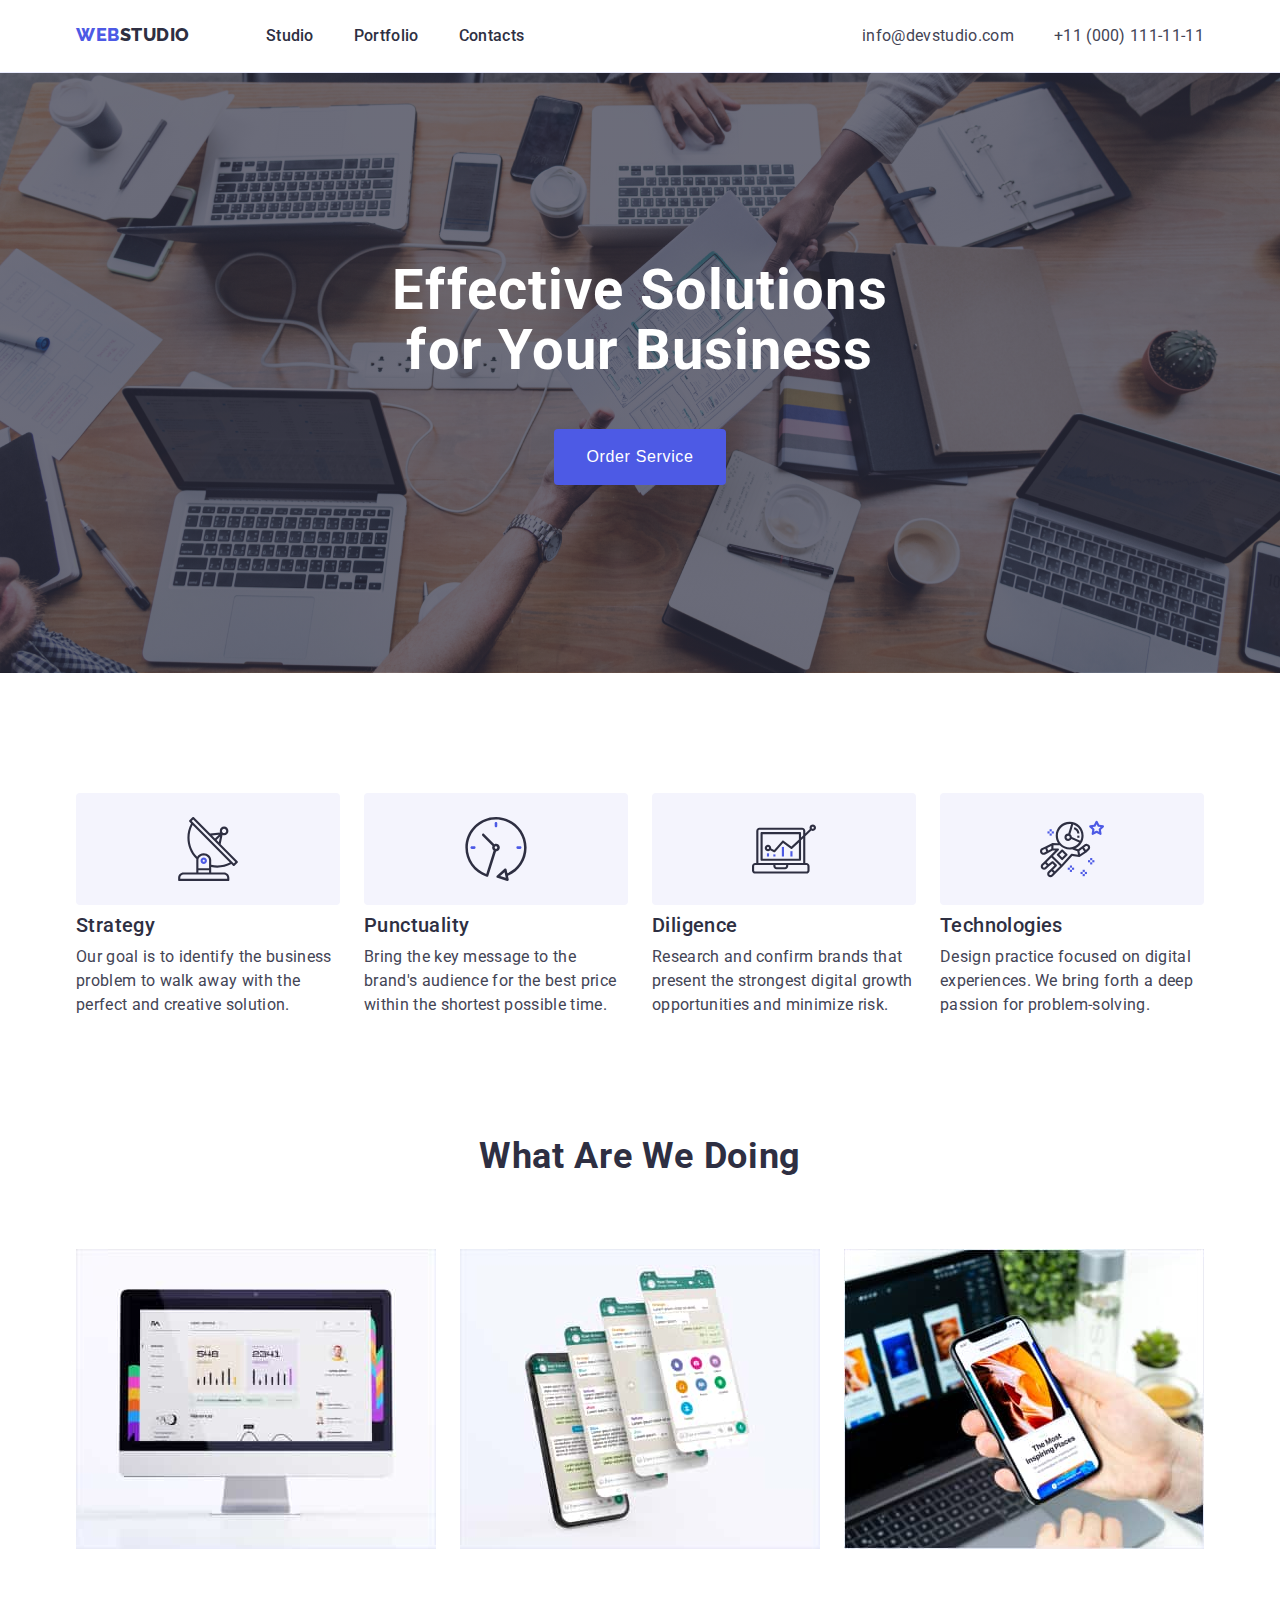
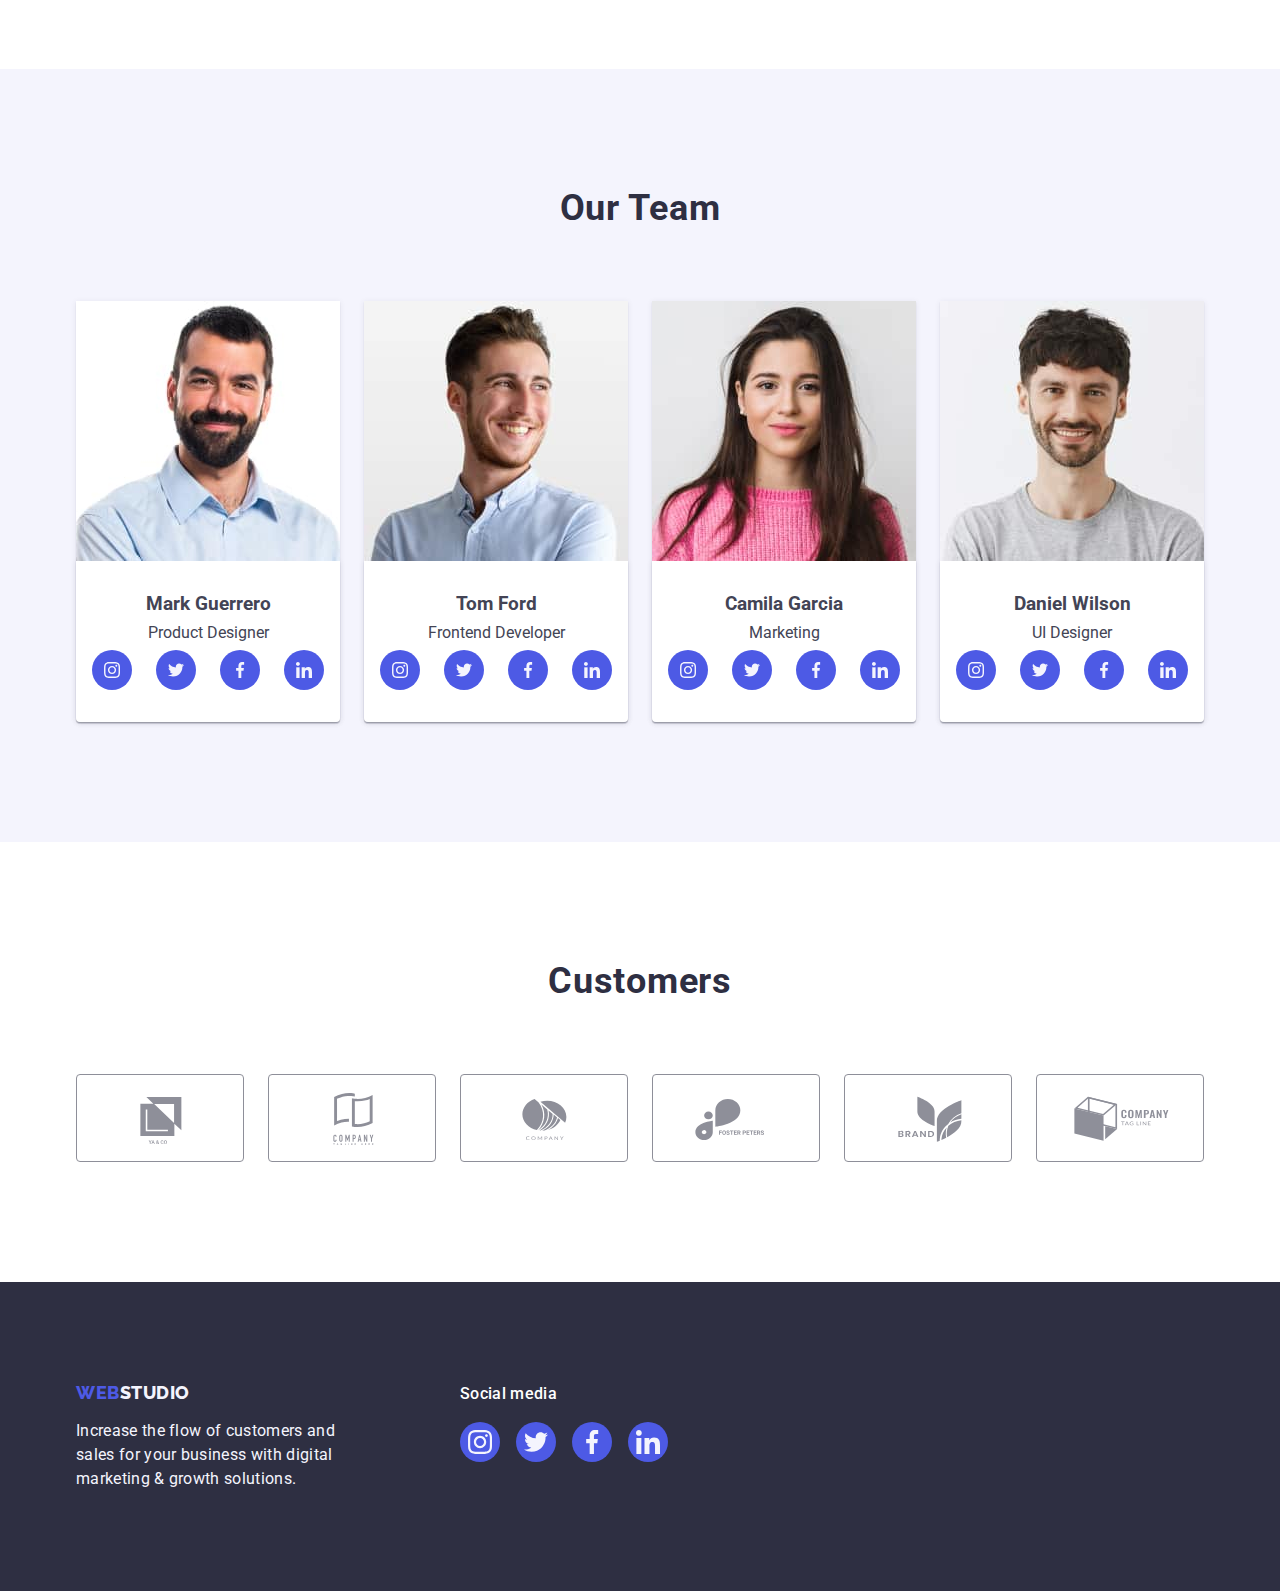
<file: index.html>
<!DOCTYPE html>
<html lang="en">
<head>
    <meta charset="UTF-8">
    <meta name="viewport" content="width=device-width, initial-scale=1.0">
    <title>Document</title>
    <link rel="stylesheet" href="https://cdnjs.cloudflare.com/ajax/libs/modern-normalize/2.0.0/modern-normalize.min.css" 
    integrity="sha512-4xo8blKMVCiXpTaLzQSLSw3KFOVPWhm/TRtuPVc4WG6kUgjH6J03IBuG7JZPkcWMxJ5huwaBpOpnwYElP/m6wg==" crossorigin="anonymous" referrerpolicy="no-referrer" />
    <link rel="stylesheet" href="./css/styles.css">
    <link rel="preconnect" href="https://fonts.googleapis.com">
    <link rel="preconnect" href="https://fonts.gstatic.com" crossorigin>
    <link href="https://fonts.googleapis.com/css2?family=Raleway:wght@800&family=Roboto:wght@400;500;700;900&display=swap" rel="stylesheet">
    
  <style>
     body {
  font-family: 'Roboto', sans-serif;
}
    </style>
</head>
<body>  
    <!--header-->
    <header class="header"> 
        <div class="first container">
        <nav class="navi navi-list ">
            <a href="./index.html" class="logo-link link">Web<span class="span">Studio</span></a>
            <ul class="list">
                <li><a href="./index.html" class="first-link link">Studio</a></li>
                <li><a href="./portfolio.html" class="first-link link">Portfolio</a></li>
                <li><a href="" class="first-link link">Contacts</a></li>
            </ul>
        </nav>
        <address class="address address-list">
             <ul class="list">
                <li><a href="mailto:info@devstudio.com" class="item link">info@devstudio.com</a></li>
                <li><a href="tel:+110001111111" class="item link">+11 (000) 111-11-11</a></li>
            </ul>
        </address>
    </div>
    </header>
    <main>
        <!-- section 1-->
        <section class="first-section">
            <div class="container">
            <h1 class="title">Effective Solutions for Your Business</h1>
            <button type="button" class="first-button">Order Service</button>
        </div>
         </section>
          <!-- section 2-->
         <section class=" second-section">
            <div class="container">
              
            <h2 class="visually-hidden">Strategy</h2>
           
            <ul class="list list-two"> 
                 <li class="title-list"> 
                   <div class="icons list">    <svg width="64" height="64">
                    <use href="./images/icons.svg#icon-antenna"></use>
                </svg></div>
                    <h3 class="title-two">Strategy</h3>
                    <p class="paragraph">Our goal is to identify the business problem to walk away with the perfect and creative solution.</p>
                </li>                       
                <li class="title-list" >
                  <div class="icons list"> <svg width="64" height="64">
                        <use href="./images/icons.svg#icon-clock"></use>
                    </svg></div> 
                    <h3 class="title-two">Punctuality</h3>
                    <p class="paragraph">Bring the key message to the brand's audience for the best price within the shortest possible time.</p>
                </li>
                <li class="title-list" >
                  <div class="icons list">   <svg width="64" height="64">
                        <use href="./images/icons.svg#icon-diagram"></use>
                    </svg></div>
                    <h3 class="title-two">Diligence</h3>
                    <p class="paragraph">Research and confirm brands that present the strongest digital growth opportunities and minimize risk.</p>
                </li>
                <li class="title-list" >
                  <div class="icons list">   <svg width="64" height="64">
                        <use href="./images/icons.svg#icon-astronaut"></use>
                    </svg></div>
                    <h3 class="title-two">Technologies</h3>
                    <p class="paragraph">Design practice focused on digital experiences. We bring forth a deep passion for problem-solving.</p>
                </li>
            </ul>
        
        </div>
         </section>
          <!-- section 3-->
         <section class="third-section">
            <div  class="container">
            <h2 class="title-list-two">What are we doing</h2>
            <ul class="list list-two">
                <li class="img-list"><img src="./images/ekran-monitora.jpg" alt="mac" width="360" height="300" class="person" ></li>
                <li class="img-list" ><img src="./images/komorka.jpg" alt="message" width="360" height="300"  class="person" ></li>
                <li class="img-list" ><img src="./images/laptopkomorka.jpg" alt="smartphone" width="360" height="300"  class="person"></li>
            </ul>
        </div>
         </section>
          <!-- section 4-->
         <section class="four-section">
            <div  class="container ">
            <h2 class="title-four">Our Team</h2> 
            <ul class="list list-two" >
                <li class="people">
                    <img src="./images/teamcarda.jpg" alt="man in a blue shirt with short stubble" width="264" height="260" class="person">
                   <div class="second"> 
                    <h3 class="title-two-two">Mark Guerrero</h3>
                    <p class="paragraph-two">Product Designer</p>
                    <ul  class="list list-two">
                        <li class="list-svg"  > 
                            <a href="#" class="first-link-media" >  
                                <svg class="svg-icons-list" width="16" height="16">
                        <use href="./images/icons.svg#icon-instagram"></use> 
                    </svg>
                   </a>
                </li>
                <li class="list-svg"  > 
                    <a href="#" class="first-link-media" >  
                        <svg class="svg-icons-list" width="16" height="16">
                                <use href="./images/icons.svg#icon-twitter"></use>
                                </svg>
                    </a>
                </li>
                <li class="list-svg"  > 
                    <a href="#" class="first-link-media" >  
                        <svg class="svg-icons-list" width="16" height="16">
                            <use href="./images/icons.svg#icon-facebook"></use>
                        </svg>
                    </a>
                        </li>
                        <li class="list-svg"  > 
                            <a href="#" class="first-link-media" >  
                                <svg class="svg-icons-list" width="16" height="16">
                            <use href="./images/icons.svg#icon-linkedin"></use>
                        </svg>
                    </a>
                  </li>
                    </ul>
                </div>
                </li>
                <li class="people">
                    <img src="./images/teamcardb.jpg" alt="smiling man which looking to the right side" width="264" height="260" class="person">
                  <div class="second">  
                    <h3 class="title-two-two">Tom Ford</h3>
                    <p class="paragraph-two">Frontend Developer</p>
                    <ul  class="list list-two">
                        <li class="list-svg"  > 
                            <a href="" class="first-link-media" >  
                                <svg class="svg-icons-list" width="16" height="16">
                        <use href="./images/icons.svg#icon-instagram"></use> 
                    </svg>
                   </a>
                </li>
                <li class="list-svg"  > 
                    <a href="" class="first-link-media" >  
                        <svg class="svg-icons-list" width="16" height="16">
                                <use href="./images/icons.svg#icon-twitter"></use>
                                </svg>
                    </a>
                </li>
                <li class="list-svg"  > 
                    <a href="" class="first-link-media" >  
                        <svg class="svg-icons-list" width="16" height="16">
                            <use href="./images/icons.svg#icon-facebook"></use>
                        </svg>
                    </a>
                        </li>
                        <li class="list-svg"  > 
                            <a href="" class="first-link-media" >  
                                <svg class="svg-icons-list" width="16" height="16">
                            <use href="./images/icons.svg#icon-linkedin"></use>
                        </svg>
                    </a>
                  </li>
                    </ul>
                </div>
                </li>
                <li class="people">
                    <img src="./images/teamcardc.jpg" alt="woman in a pink sweatshirt and long brown hair" width="264" height="260" class="person">
                  <div class="second">
                    <h3 class="title-two-two">Camila Garcia</h3>
                    <p class="paragraph-two">Marketing</p>
                    <ul  class="list list-two">
                        <li class="list-svg"  > 
                            <a href="#" class="first-link-media" >  
                                <svg class="svg-icons-list" width="16" height="16">
                        <use href="./images/icons.svg#icon-instagram"></use> 
                    </svg>
                   </a>
                </li>
                <li class="list-svg"  > 
                    <a href="#" class="first-link-media" >  
                        <svg class="svg-icons-list" width="16" height="16">
                                <use href="./images/icons.svg#icon-twitter"></use>
                                </svg>
                    </a>
                </li>
                <li class="list-svg"  > 
                    <a href="#" class="first-link-media" >  
                        <svg class="svg-icons-list" width="16" height="16">
                            <use href="./images/icons.svg#icon-facebook"></use>
                        </svg>
                    </a>
                        </li>
                        <li class="list-svg"  > 
                            <a href="#" class="first-link-media" >  
                                <svg class="svg-icons-list" width="16" height="16">
                            <use href="./images/icons.svg#icon-linkedin"></use>
                        </svg>
                    </a>
                  </li>
                    </ul>
                </div>
                </li>
                <li class="people">
                    <img src="./images/teamcardd.jpg" alt ="man in a grey T-shirt and beard" width="264" height="260" class="person">
                    <div class="second">
                    <h3 class="title-two-two">Daniel Wilson</h3>
                    <p class="paragraph-two">UI Designer</p>
                    <ul  class="list list-two">
                        <li class="list-svg"  > 
                            <a href="#" class="first-link-media" >  
                                <svg class="svg-icons-list" width="16" height="16">
                        <use href="./images/icons.svg#icon-instagram"></use> 
                    </svg>
                   </a>
                </li>
                <li class="list-svg"  > 
                    <a href="#" class="first-link-media" >  
                        <svg class="svg-icons-list" width="16" height="16">
                                <use href="./images/icons.svg#icon-twitter"></use>
                                </svg>
                    </a>
                </li>
                <li class="list-svg"  > 
                    <a href="#" class="first-link-media" >  
                        <svg class="svg-icons-list" width="16" height="16">
                            <use href="./images/icons.svg#icon-facebook"></use>
                        </svg>
                    </a>
                        </li>
                        <li class="list-svg"  > 
                            <a href="#" class="first-link-media" >  
                                <svg class="svg-icons-list" width="16" height="16">
                            <use href="./images/icons.svg#icon-linkedin"></use>
                        </svg>
                    </a>
                  </li>
                    </ul>
        </div>
                </li>
                </ul> 
        </div>      
            </section>
             <!-- section 5-->
                <section class="fivf-section">
                <div class="container">
                    <h2 class="title-four">Customers</h2> 
                    <ul class="list list-two">
                    <li class="title-list-fivf"><a href="#" class="clients" >
                        <svg class="fivf"  width="104" height="56"> 
                    <use href="./images/icons.svg#icon-Logo"></use>
                </svg>
            </a>
        </li>
        <li class="title-list-fivf"><a href="#" class="clients" >
            <svg class="fivf"  width="104" height="56"> 
                    <use href="./images/icons.svg#icon-Logo2"></use>
                </svg>
            </a>
        </li>
        <li class="title-list-fivf"><a href="#" class="clients" >
            <svg class="fivf"  width="104" height="56"> 
                    <use href="./images/icons.svg#icon-Logo3"></use>
                </svg>
            </a>
        </li>
        <li class="title-list-fivf"><a href="#" class="clients" >
            <svg class="fivf"  width="104" height="56"> 
                    <use href="./images/icons.svg#icon-Logo4"></use>
                </svg>
            </a>
        </li>
        
        <li class="title-list-fivf"><a href="#" class="clients" >
            <svg class="fivf"  width="104" height="56"> 
        <use href="./images/icons.svg#icon-Logo5"></use>
    </svg>
</a>
</li>
<li class="title-list-fivf"><a href="#" class="clients" >
    <svg class="fivf"  width="104" height="56"> 
        <use href="./images/icons.svg#icon-Logo6"></use>
    </svg>
</a>
                    </ul>   
            </div>
         </section>
    </main>
   <!--Footer-->
   <footer class="background">
    <div  class="container-footer">
    <div class="footer-text-mina">
     <a href="./index.html" class="logo-link link link-block">Web<span class="second-span">Studio</span></a>
     <p class="paragraph-footer">Increase the flow of customers and sales for your business with digital marketing & growth solutions.</p>
     </div>
     <div class="social-media" >
         <p class="media">Social media</p>
         <ul  class="list list-two-footer">
             <li class="list-svg"  > 
                 <a href="#" class="first-link-media-footer" >  
                     <svg class="svg-icons-list" width="24" height="24">
             <use href="./images/icons.svg#icon-instagram"></use> 
         </svg>
        </a>
     </li>
     <li class="list-svg"  > 
         <a href="#" class="first-link-media-footer" >  
             <svg class="svg-icons-list" width="24" height="24">
                     <use href="./images/icons.svg#icon-twitter"></use>
                     </svg>
         </a>
     </li>
     <li class="list-svg"  > 
         <a href="#" class="first-link-media-footer" >  
             <svg class="svg-icons-list" width="24" height="24">
                 <use href="./images/icons.svg#icon-facebook"></use>
             </svg>
         </a>
             </li>
             <li class=" list-svg"  > 
                 <a href="#" class="first-link-media-footer" >  
                     <svg class="svg-icons-list" width="24" height="24">
                 <use href="./images/icons.svg#icon-linkedin"></use>
             </svg>
         </a>
       </li>
         </ul>
     </div>
 </div>
 </footer>   
</body>
</html>
</file>
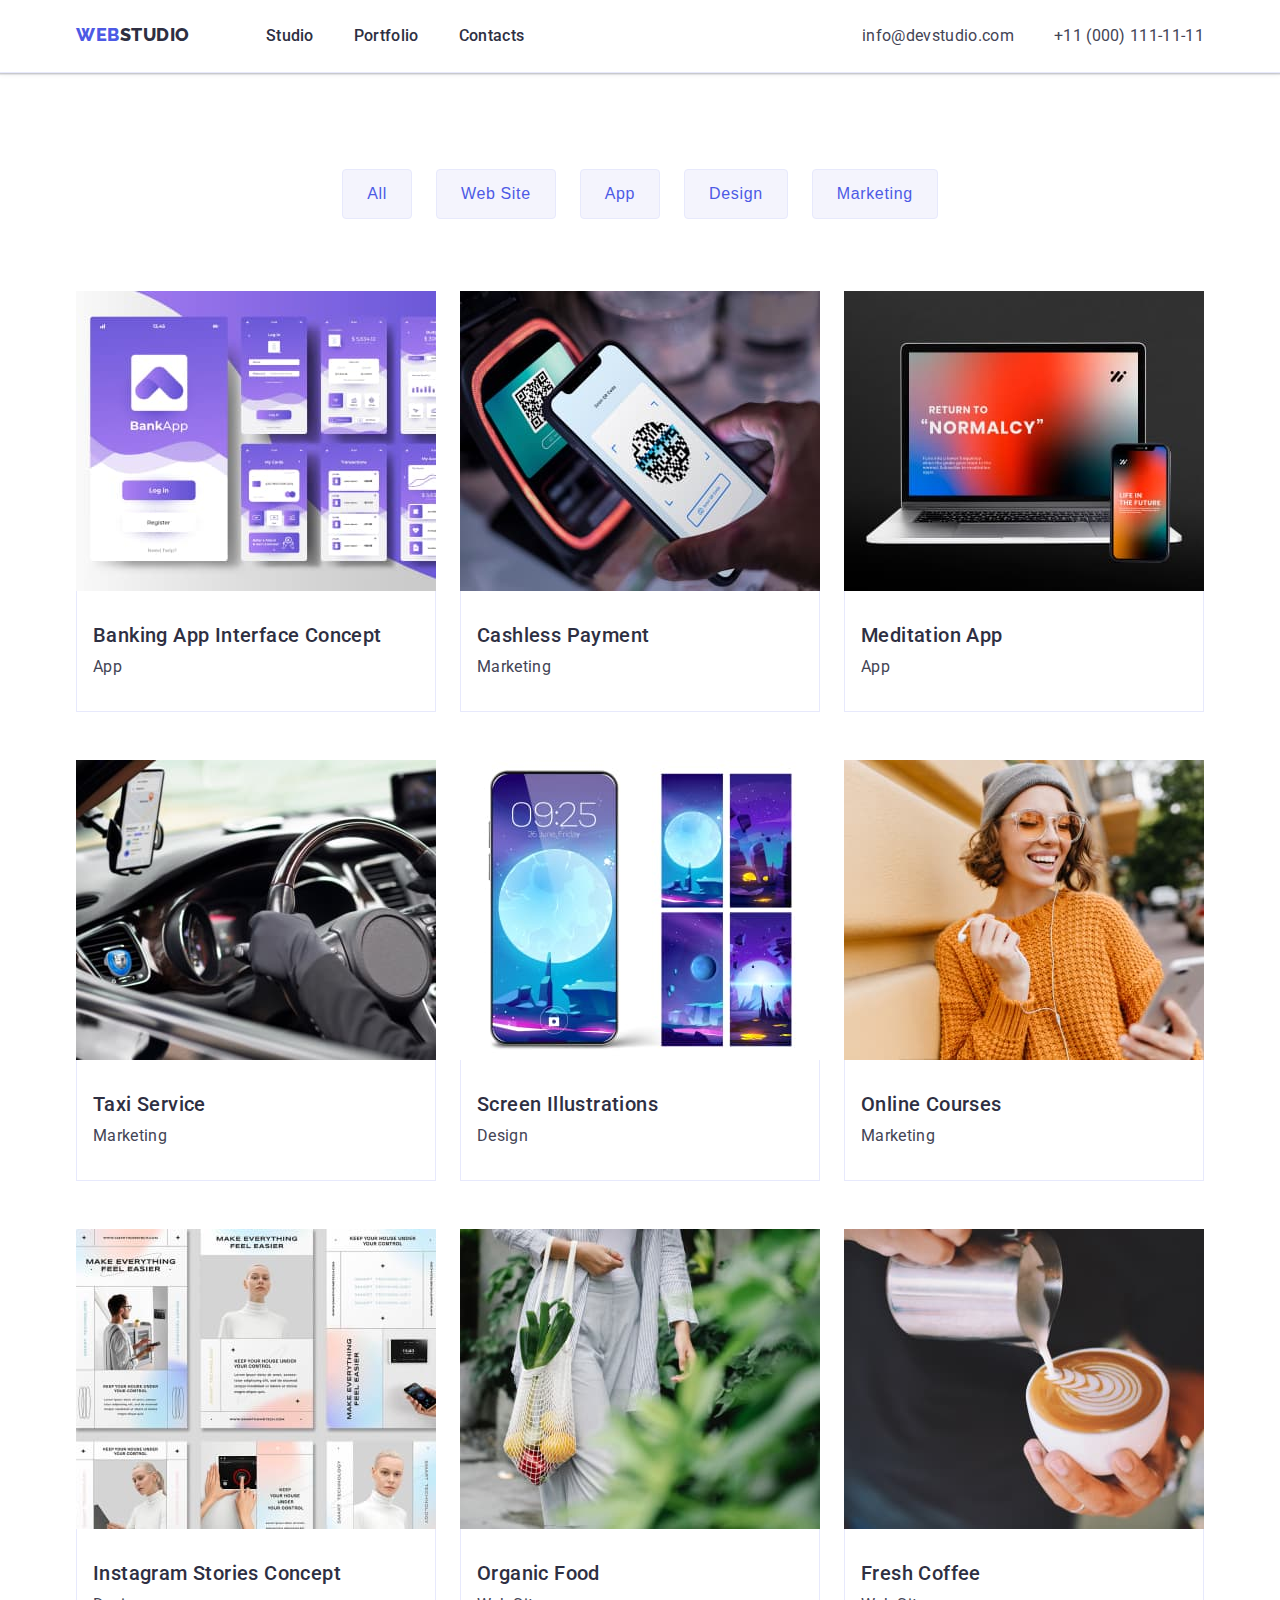
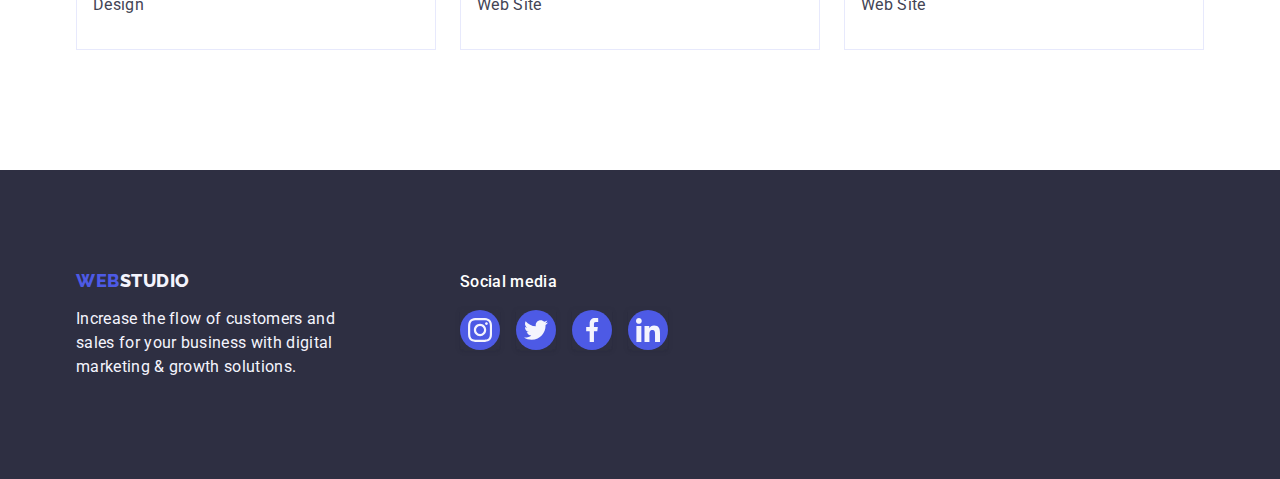
<file: portfolio.html>
<!DOCTYPE html>
<html lang="en">
<head>
    <meta charset="UTF-8">
    <meta name="viewport" content="width=device-width, initial-scale=1.0">
    <title>Document</title>
    <link rel="stylesheet" href="https://cdnjs.cloudflare.com/ajax/libs/modern-normalize/2.0.0/modern-normalize.min.css" 
    integrity="sha512-4xo8blKMVCiXpTaLzQSLSw3KFOVPWhm/TRtuPVc4WG6kUgjH6J03IBuG7JZPkcWMxJ5huwaBpOpnwYElP/m6wg==" crossorigin="anonymous" referrerpolicy="no-referrer" />
    <link rel="stylesheet" href="./css/styles.css">
    <link rel="preconnect" href="https://fonts.googleapis.com">
    <link rel="preconnect" href="https://fonts.gstatic.com" crossorigin>
    <link href="https://fonts.googleapis.com/css2?family=Raleway:wght@800&family=Roboto:wght@400;500;700;900&display=swap" rel="stylesheet">
</head>
<body>
  <!--header-->
  <header class="header">
    <div class="first container">
    <nav class="navi navi-list ">
        <a href="./index.html" class="logo-link link">Web<span class="span">Studio</span></a>
        <ul class="list">
            <li><a href="./index.html" class="first-link link">Studio</a></li>
            <li><a href="./portfolio.html" class="first-link link">Portfolio</a></li>
            <li><a href="" class="first-link link">Contacts</a></li>
        </ul>
    </nav>
    <address class="address address-list">
         <ul class="list">
            <li><a href="mailto:info@devstudio.com" class="item link">info@devstudio.com</a></li>
            <li><a href="tel:+110001111111" class="item link">+11 (000) 111-11-11</a></li>
        </ul>
    </address>
</div>
</header>
    <main>
          <!--section button-->
        <section class="fifth-section">
            <div class="container">
            <h1 class="visually-hidden">Buttons</h1>
            <ul class="list button-list">
                <li><button type="button" class="filter-button">All</button></li>
                <li><button type="button" class="filter-button">Web Site</button></li>
                <li><button type="button" class="filter-button">App</button></li>
                <li><button type="button" class="filter-button">Design</button></li>
                <li><button type="button" class="filter-button">Marketing</button></li>
            </ul>
              <!--app list-->
              <ul class="list app-list">
                <li class="app-link"> 
                    <a href="" class=" link app-img">
                        <img  class="img-list" src="./images/imga.jpg" alt="purple banking app on screen" width="360" height="300">
                    <div class="app-card" > 
                        <h2 class="app">Banking App Interface Concept</h2>
                        <p class="card paragraph">App</p>
                    </div>
                    </a>
                </li>
                <li class="app-link" >
                    <a href="" class=" link app-img">
                        <img  class="img-list" src="./images/imgb.jpg" alt="cashless payment by smartphone" width="360" height="300">
                    <div class="app-card" >
                        <h2 class="app">Cashless Payment</h2>
                        <p class="card paragraph">Marketing</p>
                    </div>
                    </a>
                </li>
                <li class="app-link" >
                    <a href="" class=" link app-img">
                        <img  class="img-list" src="./images/imgc.jpg" alt="some app for computer and smartphone" width="360" height="300">
                        <div  class="app-card">
                        <h2 class="app">Meditation App</h2>
                        <p class="card paragraph">App</p>
                    </div>
                    </a>
                </li>
                <li class="app-link" >
                    <a href="" class=" link app-img">
                        <img   class="img-list" src="./images/imgd.jpg" alt="black taxi car" width="360" height="300">
                        <div class="app-card">
                        <h2 class="app">Taxi Service</h2>
                        <p class="card paragraph">Marketing</p>
                  </div>
                    </a>
                </li>
                <li class="app-link" >
                    <a href="" class=" link app-img">
                        <img  class="img-list" src="./images/imge.jpg" alt="galaxy pictures" width="360" height="300">
                       <div class="app-card" >
                        <h2 class="app">Screen Illustrations</h2>
                        <p class="card paragraph">Design</p>
                    </div>
                    </a>
                </li>
                <li class="app-link" >
                    <a href="" class=" link app-img">
                        <img  class="img-list" src="./images/imgf.jpg" alt="smiling girl in a orange jumper" width="360" height="300">
                       <div class="app-card">
                        <h2 class="app">Online Courses</h2>
                        <p class="card paragraph">Marketing</p>
                    </div>
                    </a>
                </li>
                <li class="app-link" >
                    <a href="" class=" link app-img">
                        <img  class="img-list" src="./images/imgj.jpg" alt="pictures from Instagram" width="360" height="300">
                       <div class="app-card" >
                        <h2 class="app">Instagram Stories Concept</h2>
                        <p class="card paragraph">Design</p>
                    </div>
                    </a>
                </li>
                <li class="app-link" >
                    <a href="" class=" link app-img">
                        <img  class="img-list" src="./images/imgi.jpg" alt="part of body and food in a organic bag" width="360" height="300">
                     <div class="app-card" >
                        <h2 class="app">Organic Food</h2>
                        <p class="card paragraph">Web Site</p>
                    </div>
                    </a>
                </li>
                <li class="app-link" >
                    <a href="" class=" link app-img">
                        <img class="img-list"  src="./images/imgk.jpg" alt="a man preparing a cap of coffee" width="360" height="300">
                       <div class="app-card">
                        <h2 class="app">Fresh Coffee</h2>
                        <p class="card paragraph">Web Site</p>
                    </div>
                    </a>
                </li>
            </ul>
        </div>
        </section>
    </main>
      <!--Footer-->
   <footer class="background">
    <div class="container-footer">
  <div class="footer-text-mina">
     <a href="./index.html" class="logo-link link link-block">Web<span class="second-span">Studio</span></a>
     <p class="paragraph-footer">Increase the flow of customers and sales for your business with digital marketing & growth solutions.</p>
     </div>
     <div class="social-media" >
         <p class="media">Social media</p>
         <ul  class="list list-two-footer">
             <li class="people list-svg"  > 
                 <a href="#" class="first-link-media-footer" >  
                     <svg class="svg-icons-list" width="24" height="24">
             <use href="./images/icons.svg#icon-instagram"></use> 
         </svg>
        </a>
     </li>
     <li class="people list-svg"  > 
         <a href="#" class="first-link-media-footer" >  
             <svg class="svg-icons-list" width="24" height="24">
                     <use href="./images/icons.svg#icon-twitter"></use>
                     </svg>
         </a>
     </li>
     <li class="people list-svg"  > 
         <a href="#" class="first-link-media-footer" >  
             <svg class="svg-icons-list" width="24" height="24">
                 <use href="./images/icons.svg#icon-facebook"></use>
             </svg>
         </a>
             </li>
             <li class="people list-svg"  > 
                 <a href="#" class="first-link-media-footer" >  
                     <svg class="svg-icons-list" width="24" height="24">
                 <use href="./images/icons.svg#icon-linkedin"></use>
             </svg>
         </a>
       </li>
         </ul>
     </div>
 </div>
 </footer>   
</body>
</html>
</file>
<file: css/styles.css>
:root {
  --main-text-color: #434455;
  --headers-color: #2e2f42;
  --footer-background-color: #2e2f42;
  --logo-color: #4d5ae5;
  --color: #8e8f99;
  --color:#404bbf;
  --background-color: #31d0aa;
  --color: #f4f4fd;
}
* { 
  box-sizing: border-box;
  margin: 0;
  padding: 0;
} 
body {
  font-family: 'Roboto', sans-serif;
  color: var(--main-text-color);
  background-color: #ffffff;
  margin-left: auto;
  margin-right: auto;
}
ul {
  list-style-type: none;
}
.logo-link {
  color:#4d5ae5;
  text-decoration: none;
  font-family: 'Raleway', sans-serif;
  font-size: 18px;
  font-weight: 800;
  line-height: 1.17;
  letter-spacing: 0.03em;
  text-transform: uppercase;
}
.logo-link > .span {
  color: #2e2f42;
}
.list {
  list-style-type: none;
}

.first-link {
  color:#2e2f42;
  text-decoration: none;
  font-size: 16px;
  font-weight: 500;
  line-height: 1.5;
  letter-spacing: 0.02em;
}
.first-link:hover,
.first-link:focus {
  text-decoration: none;
  color: #404bbf;
}
.address {
  font-style: normal;
}
.item {
  color: #434455;
  text-decoration: none;
  font-size: 16px;
  line-height: 1.5;
  letter-spacing: 0.02em;
}
.item:hover,
.item:focus {
  color: #404bbf;
}
.first-section { max-width: 1440px; 
  background-color: #2e2f42;
  background-image: linear-gradient(rgba(46, 47, 66, 0.7), rgba(46, 47, 66, 0.7)), url(../images/people-office.jpg);
  background-repeat: no-repeat; 
  background-position: center;
  background-size: cover;
margin: 0 auto;
}
.title {
  color: #ffffff;
  font-size: 56px;
  font-weight:700;
  line-height: 1.07;
  letter-spacing: 0.02em;
  text-align: center;
  max-width: 496px;
  margin: auto;
  
}
.first-button {
  color: #ffffff;
  background-color: #4D5AE5;
  font-size: 16px;
  font-weight: 500;
  line-height: 1.5;
  letter-spacing: 0.04em;
  cursor: pointer;
  word-wrap: break-word;
  padding: 16px 32px;
  margin: auto;
  display: block;
  margin-top: 48px;
  min-width: 169px;
  border-radius: 4px;
}
.first-button:hover{ background-color: #404BBF; box-shadow: 0px 3px 1px 
  rgba(0, 0, 0, 0.1), 0px 2px 1px rgba(0, 0, 0, 0.08), 0px 2px 2px rgba(0, 0, 0, 0.12);}
.first-button:focus {box-shadow: 0px 3px 1px 
  rgba(0, 0, 0, 0.1), 0px 2px 1px rgba(0, 0, 0, 0.08), 0px 2px 2px rgba(0, 0, 0, 0.12);
  background-color: #404BBF;
}
.title-list {
  list-style: none;
}
.title-two {
  color: #2e2f42;
  font-size: 20px;
  font-weight: 500;
  line-height: 1.2;
  letter-spacing: 0.02em;
}
.paragraph {
  color: #434455;
  font-size: 16px;
  line-height: 1.5;
  letter-spacing: 0.02em;
}
.title-list-two {
  color: #2e2f42;
  font-size: 36px;
  font-weight: 700;
  line-height: 1.11;
  text-align: center;
  letter-spacing: 0.02em;
  text-transform: capitalize;
}
.section-four {
  background: #F4F4FD;
  flex-shrink: 0;
}
.title-four {
  color: #2e2f42;
  font-size: 36px;
  font-weight: 700;
  line-height: 1.11;
  text-align: center;
  letter-spacing: 0.02em;
  text-transform: capitalize;
}
.people {
  background-color: #FFFFFF;
}

.background {
  background-color: #2e2f42;
  flex-shrink: 0;
}
.second-paragraph {
      line-height: 1.5;
      color: #F4F4FD;
      letter-spacing: 0.02em;
}
.logo-link {
  color:#4d5ae5;
  text-decoration: none;
  font-family: 'Raleway', sans-serif;
  font-size: 18px;
  font-weight: 800;
  line-height: 1.17;
  letter-spacing: 0.03em;
  text-transform: uppercase;
}
.logo-link > .second-span {
  color: #f4f4fd;
}


.list {
  list-style: none;
}
.link {
  text-decoration: none;
}
.app {
  font-weight: 500;
  font-size: 20px;
  line-height: 1.2;
  letter-spacing: 0.02em;
  color: #2e2f42;
}
.person{
  display: block;
}

.header{
  border-bottom: 1px solid #e7e9fc;
  padding: 24px 0;
  box-shadow: 0px 2px 1px rgba(46, 47, 66, 0.08), 0px 1px 1px
   rgba(46, 47, 66, 0.16), 0px 1px 6px rgba(46, 47, 66, 0.08);
}
.first{
   display: flex;
}
.container{
  width: 1158px;
  margin: 0 auto;
  padding-left: 15px; 
  padding-right: 15px;
  
}
.address-list {
  display: flex;
  gap: 40px;
  margin-left: auto;

}
.navi-list {
  display: flex;
  flex-direction: row;
  align-items: baseline;}
.logo-link{
  margin-right: 76px;
}
.list{
  display: flex;
  gap: 40px;
}
.first-link{
  padding-top: 24px;
  padding-bottom: 24px; ;

}
 
.first-section{padding: 188px 0;

}

.first-button{
  display: block;
  min-width: 169px;
  height: 56px;
  border: none;
  background-color: #4d5ae5; 
  border-radius: 4px; 
  cursor: pointer;
}
.second-section{
  padding: 120px 0;
}
.visually-hidden{
  position: absolute;
  width: 1px;
  height: 1px;
  margin: -1px;
  border: 0;
  padding: 0;
  white-space: nowrap;
  clip-path: inset(100%);
  clip: rect(0 0 0 0);
  overflow: hidden;
}
img {
  display: block;
}
.list-two{
  gap: 24px; 
  justify-content: center; 
  
}
.list{
  list-style: none;
  margin: 0;
  padding-left: 0;
 
}
.title-list{
  width: calc((100% - 72px) / 4); 
}
.title-two{
  margin-bottom: 8px; 
 }
.third-section{
  padding-bottom: 120px;
}


.title-list-two{
  margin-bottom: 72px;
text-align: center;

}
.four-section{
padding: 120px 0 ;
background: var(--CLOUD, #F4F4FD);
}
.title-four{
  margin-bottom: 72px;
  text-align: center; 
}
.people{
  width: calc((100% - 72px) / 4);
  border-radius: 0px 0px 4px 4px;
  background: none;
  background-color: transparent;
  box-shadow: 0px 1px 6px rgba(46, 47, 66, 0.08), 0px 1px 1px
   rgba(46, 47, 66, 0.16), 0px 2px 1px rgba(46, 47, 66, 0.08);
}
.second{
  padding: 32px 0 ;
  border-radius: 0px 0px 4px 4px;
background: var(--WHITE, #FFF);
box-shadow: 0px 2px 1px 0px rgba(46, 47, 66, 0.08), 0px 1px 1px 0px 
rgba(46, 47, 66, 0.16), 0px 1px 6px 0px rgba(46, 47, 66, 0.08);
}
.title-second {
  text-align: center;
}

.background{
  padding: 100px 0;
}
.link-block {
  display: inline-block;
  margin-bottom: 16px;
}
.second-paragraph {
  max-width: 264px;
}
.button-list {
  justify-content: center;
  gap: 24px;
  margin-bottom: 72px;
}
.filter-button  {
  padding: 12px 24px;
  border: 1px solid #e7e9fc;
  border-radius: 4px; display: block;

}
.filter-button:focus,
.filter-button:hover { box-shadow: 0px 3px 1px rgba(0, 0, 0, 0.1), 0px 2px 1px 
  rgba(0, 0, 0, 0.08), 0px 2px 2px rgba(0, 0, 0, 0.12);
  border: 1px solid transparent;
}
.app-list {
  display: flex;
  flex-wrap: wrap;
  column-gap: 24px;
  row-gap: 48px;
}
.app-link {
  width: calc((100% - 48px)/3);
}
.app-card {
  padding: 32px 16px;
  border: 1px solid #e7e9fc;
  border-top: none;
}
.app {
  margin-bottom: 8px;
}
.card {
  text-align: left;
}
.fifth-section{
  padding-top: 96px;
   padding-bottom: 120px;
}

.filter-button {
  color: #4D5AE5;
  background-color: #ffffff;
  font-size: 16px;
  font-weight: 500;
  line-height: 1.5;
  letter-spacing: 0.04em;
  cursor: pointer;
  border-radius: 4px;
border: 1px solid var(--CORNFLOWER, #E7E9FC);
background: var(--CLOUD, #F4F4FD);


}
.filter-button:hover,
.filter-button:focus {color: var(--WHITE, #FFF);
  background-color: #404BBF;}
   .link >svg{
    display: block;
  width: 100%;;
height: 100%;
fill: currentColor;
}

.icons{
  display: flex;
  align-items: center;
  justify-content: center;
  height: 112px;
  background-color: #f4f4fd;
  border-radius: 4px;
  margin-bottom: 8px;
}

.app-img {
  display: block;
}
.app-img:hover{ box-shadow:0px 1px 6px rgba(46, 47, 66, 0.08), 0px 1px 1px
   rgba(46, 47, 66, 0.16), 0px 2px 1px rgba(46, 47, 66, 0.08);}
   .app-img:focus{
  box-shadow:0px 1px 6px rgba(46, 47, 66, 0.08), 0px 1px 1px
   rgba(46, 47, 66, 0.16), 0px 2px 1px rgba(46, 47, 66, 0.08); }

.list-two{
  display: flex;
  gap: 24px;
  justify-content: center;
}
.first-link-media{
  display: flex;
  align-items: center;
  justify-content: center;
  width: 100%;
  height: 100%;
  background-color: #4d5ae5;
  border: none;
  border-radius: 50%;
  cursor: pointer;
}
.first-link-media:hover,
.first-link-media:focus{
  background-color: #404bbf;
}

.svg-icons-list{
display: flex;
  fill: #f4f4fd;
}
.list-svg{
  width: 40px;
  height: 40px; 
  background-color: transparent;
}
.fivf-section{
  padding-top: 120px;
  padding-bottom: 120px; 
}
.title-list-fivf{
  height: 88px;
  width: 168px;
}
.clients{
  width: 100%;
  height: 100%;
  border: 1px solid #8e8f99;
  border-radius: 4px;
  display: flex;
  align-items: center;
  justify-content: center;
  color: #8e8f99;
}
.clients:hover{ border-color: #404bbf; 
  color: #404bbf;
}
.clients:focus{ border-color: #404bbf;
  color: #404bbf;
}
.fivf{
  fill: currentColor;
}
.container-footer{
  display: flex;
   width: 1158px;
  margin: 0 auto;
  padding-left: 15px; 
  padding-right: 15px;
  align-items: baseline;}
.footer-text-mina{
  align-items: center;
  margin-right: 120px;
}
.media{
  font-weight: 500;
  line-height: 1.5;
  font-size:16px;
  letter-spacing: 0.02em;
  color:#FFFFFF;
  margin-bottom: 16px;
}

.list-two-footer{
  display: flex; 
  gap: 16px;
}
.first-link-media-footer{
  display: flex;
  align-items: center;
  justify-content: center;
  width: 100%;
  height: 100%;
  background-color: #4d5ae5;
  border: none;
  border-radius: 50%;
  cursor: pointer;

}
.first-link-media-footer:hover,
.first-link-media-footer:focus{
  background-color: #31d0aa; 
}
.paragraph-footer{
  color: var(--CLOUD, #F4F4FD);
  font-size: 16px;
  font-weight: 400;
  line-height: 1.5; 
  letter-spacing: 0.32px;
width: 264px;
padding-left: 140 1020 100 156px;
}
.social-media{ 
  align-items:center;

}
.title-two-two{
  margin-bottom: 8px; 
  display: flex;
  flex-direction: column;
  justify-content: center;
  align-items: center;
}
.paragraph-two{
  display: flex;
  flex-direction: column;
  justify-content: center;
  align-items: center;
  padding-bottom: 8px;
}
</file>
